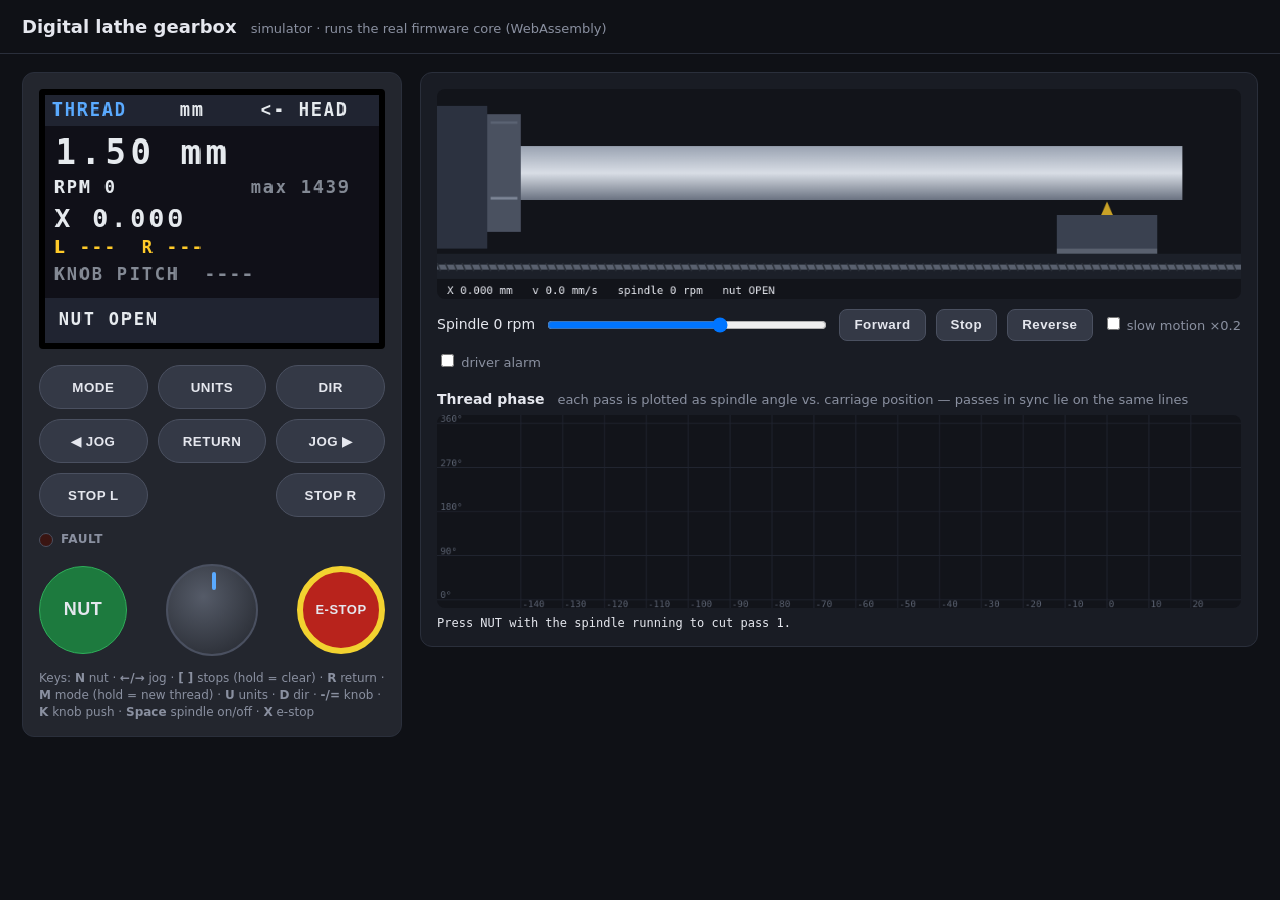
<file: sim/web/index.html>
<!doctype html>
<html lang="en">
<head>
<meta charset="utf-8">
<title>Digital lathe gearbox — simulator</title>
<link rel="stylesheet" href="style.css">
</head>
<body>
<header>
  <h1>Digital lathe gearbox <span>simulator · runs the real firmware core (WebAssembly)</span></h1>
</header>

<main>
  <section class="panel control-box">
    <canvas id="tft" width="320" height="240"></canvas>
    <div class="keys">
      <button data-btn="1" title="M · hold = new thread">MODE</button>
      <button data-btn="2" title="U">UNITS</button>
      <button data-btn="3" title="D">DIR</button>
      <button data-btn="6" title="←">◀ JOG</button>
      <button data-btn="8" title="R">RETURN</button>
      <button data-btn="7" title="→">JOG ▶</button>
      <button data-btn="4" title="[ · hold = clear">STOP L</button>
      <button class="spare" disabled></button>
      <button data-btn="5" title="] · hold = clear">STOP R</button>
    </div>
    <div class="leds"><span id="faultLed" class="led"></span>FAULT</div>
    <div class="big-row">
      <button id="nut" data-btn="0" title="N">NUT</button>
      <div id="knob" title="wheel / - = to turn, K or click centre to push"><div class="mark"></div></div>
      <button id="estop" title="X">E-STOP</button>
    </div>
    <p class="hint">Keys: <b>N</b> nut · <b>←/→</b> jog · <b>[ ]</b> stops (hold = clear) · <b>R</b> return ·
      <b>M</b> mode (hold = new thread) · <b>U</b> units · <b>D</b> dir · <b>-/=</b> knob · <b>K</b> knob push ·
      <b>Space</b> spindle on/off · <b>X</b> e-stop</p>
  </section>

  <section class="panel lathe">
    <canvas id="lathe" width="960" height="250"></canvas>
    <div class="spindle-controls">
      <label>Spindle <output id="rpmOut">0</output> rpm</label>
      <input id="rpm" type="range" min="-1200" max="1200" step="10" value="300">
      <button id="spinFwd">Forward</button>
      <button id="spinStop">Stop</button>
      <button id="spinRev">Reverse</button>
      <label class="slow"><input id="slowmo" type="checkbox"> slow motion ×0.2</label>
      <label class="slow"><input id="alarm" type="checkbox"> driver alarm</label>
    </div>
    <h2>Thread phase <span>each pass is plotted as spindle angle vs. carriage position — passes in sync lie on the same lines</span></h2>
    <canvas id="phase" width="960" height="230"></canvas>
    <div id="passes"></div>
  </section>
</main>

<script src="els_wasm.js"></script>
<script src="sim.js"></script>
</body>
</html>
</file>
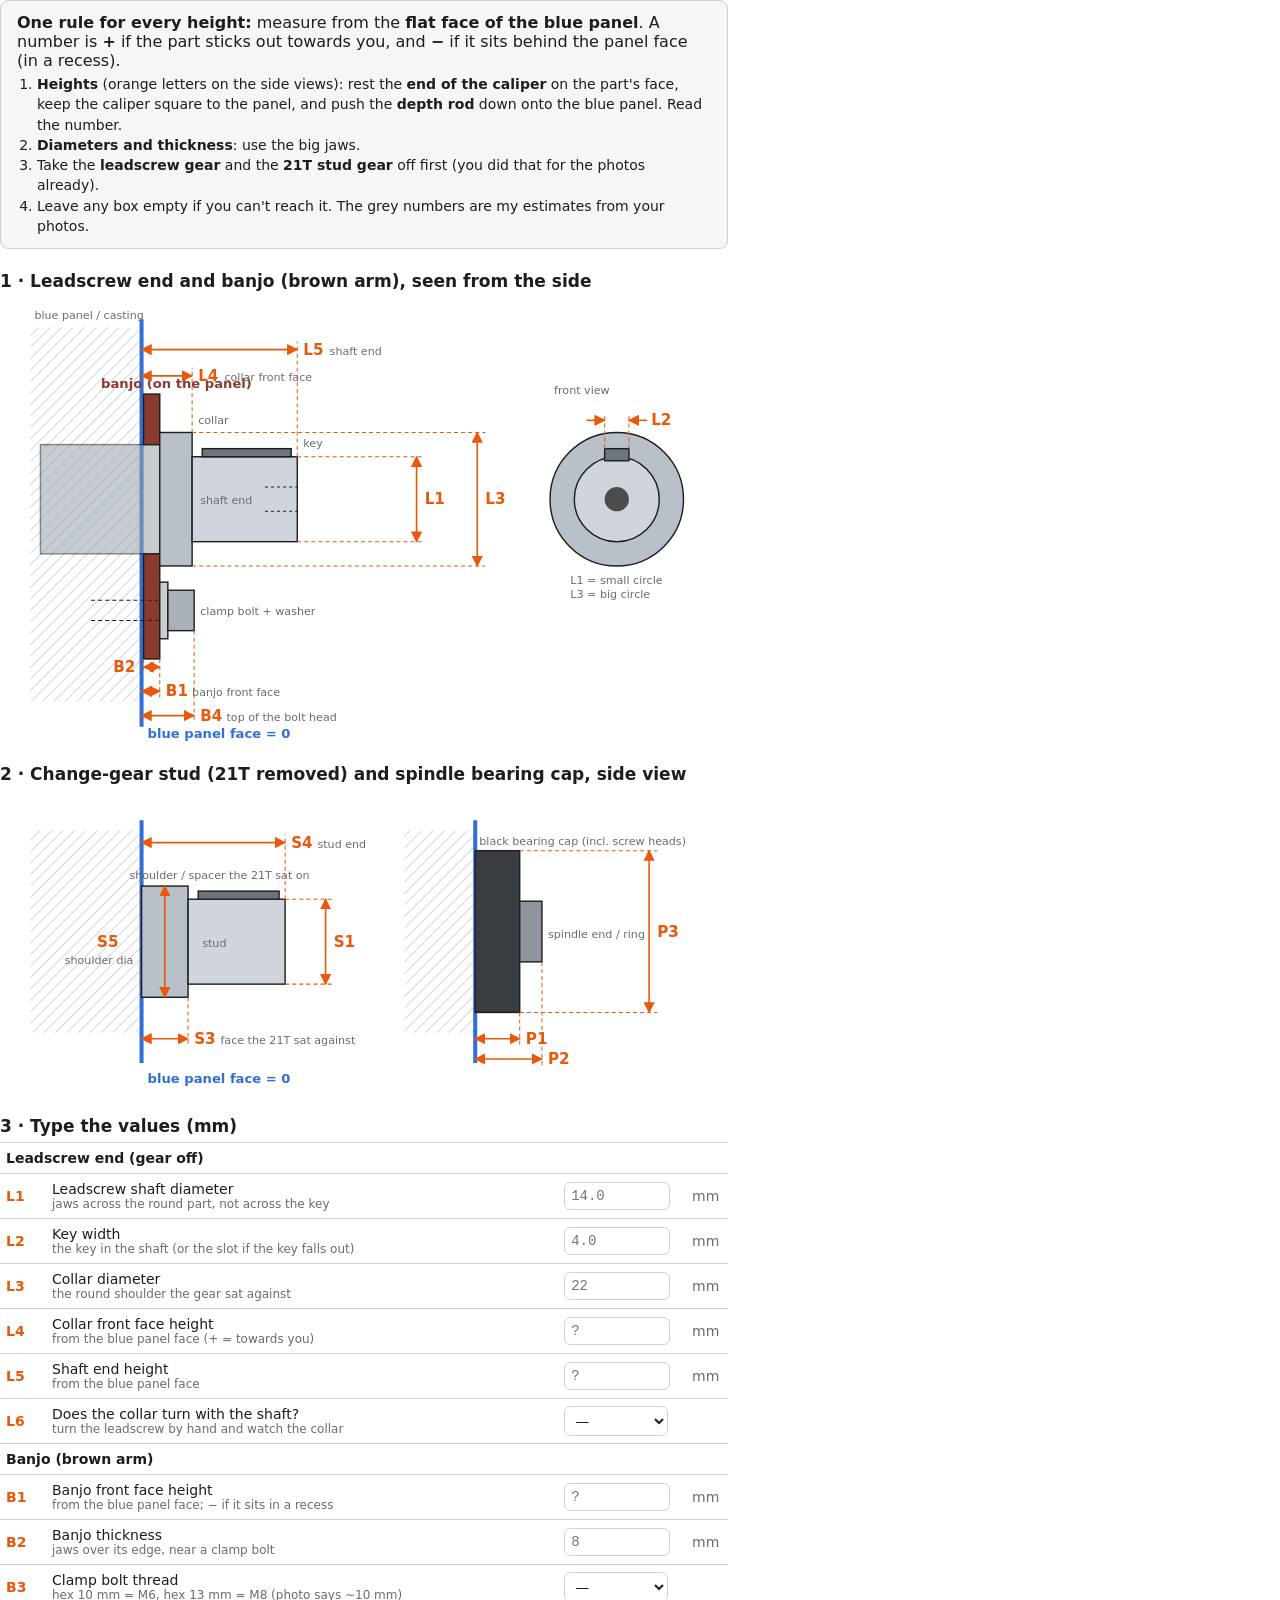
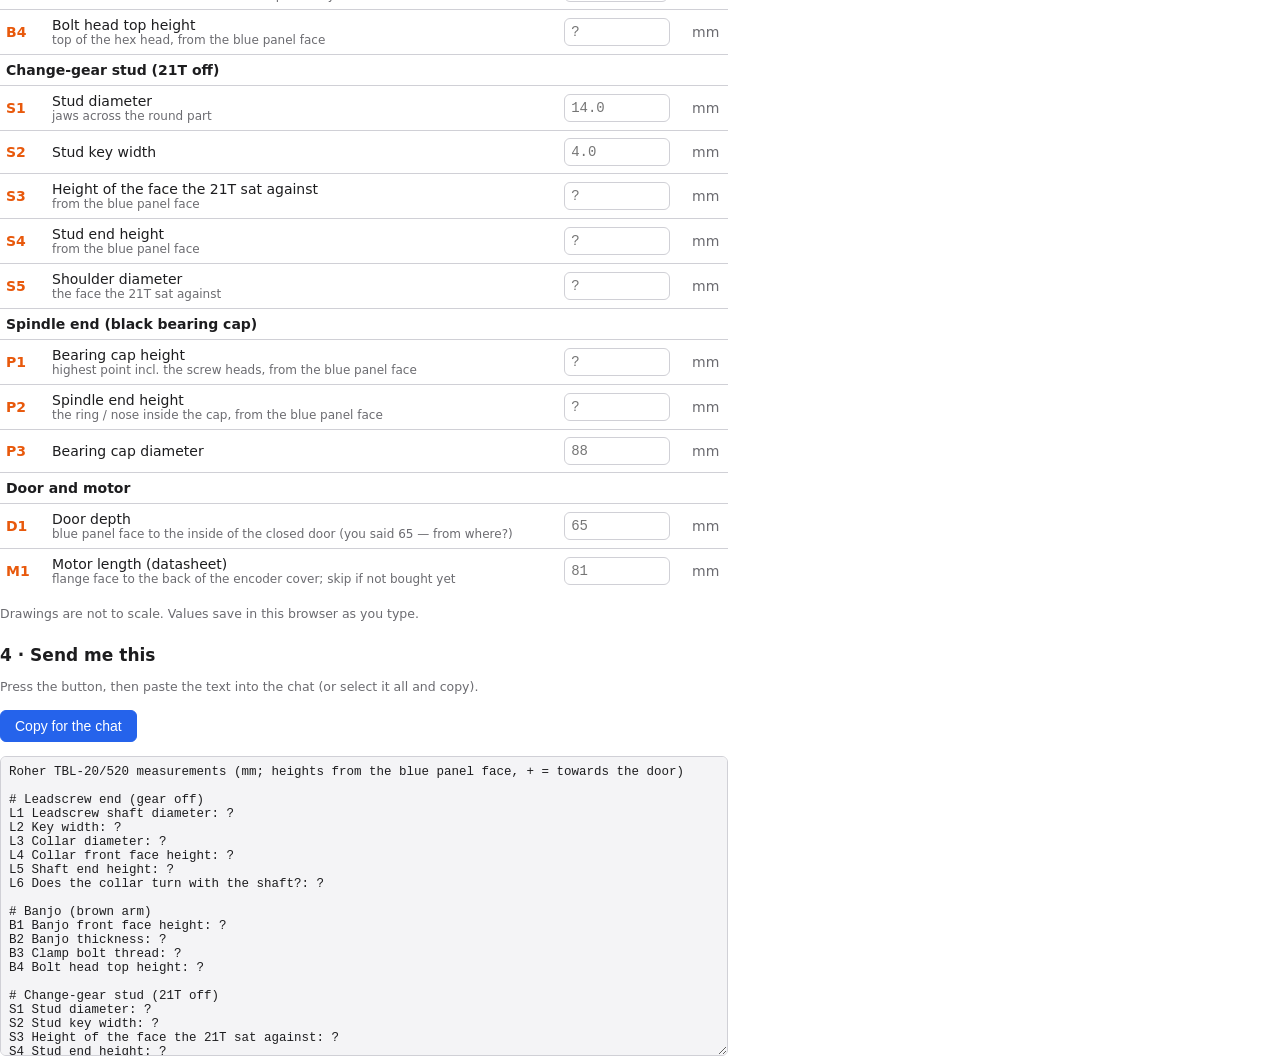
<file: docs/measure_form.html>
<!doctype html>
<html lang="en">
<head>
<meta charset="utf-8">
<title>Roher TBL-20/520 — what to measure</title>
<style>
  :root {
    --fg: var(--foreground, #1d1d1f); --mut: var(--muted-foreground, #6b6b70); --bd: var(--border, #d0d0d6);
    --cardc: var(--card, #f6f6f8); --acc: var(--primary, #2563eb); --dim: #e8590c;
    --steel: #9aa3ad; --brown: #8a3b2e; --hatch: #7d8794;
  }
  body { margin: 0; font-family: var(--font-sans, system-ui, sans-serif); color: var(--fg); }
  .wrap { max-width: 728px; }
  h2 { font-size: 17px; margin: 22px 0 6px; }
  p, li { font-size: 14px; line-height: 1.45; }
  .how { background: var(--cardc); border: 1px solid var(--bd); border-radius: var(--radius, 8px); padding: 12px 16px; }
  .how ol { margin: 4px 0 0; padding-left: 20px; }
  svg { width: 100%; height: auto; display: block; margin: 6px 0 4px; }
  svg text { font-family: var(--font-sans, system-ui, sans-serif); fill: var(--fg); font-size: 13px; }
  svg .tag { fill: var(--dim); font-weight: 700; font-size: 15px; }
  svg .small { font-size: 11px; fill: var(--mut); }
  .dimln { stroke: var(--dim); stroke-width: 1.6; fill: none; }
  .ext { stroke: var(--dim); stroke-width: 1; stroke-dasharray: 4 3; fill: none; }
  .outline { stroke: var(--fg); stroke-width: 1.4; }
  table { border-collapse: collapse; width: 100%; font-size: 14px; }
  td { border-top: 1px solid var(--bd); padding: 7px 6px; vertical-align: middle; }
  td.id { font-weight: 700; color: var(--dim); width: 34px; }
  td.what small { color: var(--mut); display: block; font-size: 12px; }
  input, select { width: 92px; padding: 5px 6px; font-size: 14px; border: 1px solid var(--bd); border-radius: 6px;
    background: var(--background, #fff); color: var(--fg); font-family: var(--font-mono, monospace); }
  select { width: 104px; font-family: inherit; }
  td.u { color: var(--mut); width: 30px; }
  textarea { width: 100%; box-sizing: border-box; height: 300px; font-family: var(--font-mono, monospace); font-size: 12.5px;
    border: 1px solid var(--bd); border-radius: 6px; padding: 8px; background: var(--code-background, #f4f4f6); color: var(--fg); }
  button { font-size: 14px; padding: 7px 14px; border-radius: 6px; border: 1px solid var(--acc); background: var(--acc);
    color: var(--primary-foreground, #fff); cursor: pointer; }
  .note { font-size: 12.5px; color: var(--mut); }
</style>
</head>
<body>
<div class="wrap">

<div class="how">
  <b>One rule for every height:</b> measure from the <b>flat face of the blue panel</b>. A number is <b>+</b> if the part sticks out
  towards you, and <b>−</b> if it sits behind the panel face (in a recess).
  <ol>
    <li><b>Heights</b> (orange letters on the side views): rest the <b>end of the caliper</b> on the part's face, keep the caliper square
      to the panel, and push the <b>depth rod</b> down onto the blue panel. Read the number.</li>
    <li><b>Diameters and thickness</b>: use the big jaws.</li>
    <li>Take the <b>leadscrew gear</b> and the <b>21T stud gear</b> off first (you did that for the photos already).</li>
    <li>Leave any box empty if you can't reach it. The grey numbers are my estimates from your photos.</li>
  </ol>
</div>

<h2>1 · Leadscrew end and banjo (brown arm), seen from the side</h2>
<svg viewBox="0 0 720 440" aria-label="Leadscrew end side view">
  <defs>
    <pattern id="h" width="8" height="8" patternUnits="userSpaceOnUse" patternTransform="rotate(45)">
      <line x1="0" y1="0" x2="0" y2="8" stroke="var(--hatch)" stroke-width="1.2"/>
    </pattern>
    <marker id="a" viewBox="0 0 10 10" refX="9" refY="5" markerWidth="7" markerHeight="7" orient="auto-start-reverse">
      <path d="M0,0 L10,5 L0,10 z" fill="var(--dim)"/></marker>
  </defs>
  <!-- panel / casting -->
  <rect x="30" y="30" width="110" height="370" fill="url(#h)" opacity="0.55"/>
  <line x1="140" y1="22" x2="140" y2="425" stroke="#2f6fd6" stroke-width="4"/>
  <text x="34" y="22" class="small">blue panel / casting</text>
  <text x="146" y="436" style="fill:#2f6fd6;font-weight:700">blue panel face = 0</text>
  <!-- boss through the banjo -->
  <rect x="40" y="146" width="118" height="108" fill="var(--steel)" opacity="0.55" class="outline"/>
  <!-- banjo, cut through the middle -->
  <rect x="142" y="96" width="16" height="50" fill="var(--brown)" class="outline"/>
  <rect x="142" y="254" width="16" height="104" fill="var(--brown)" class="outline"/>
  <text x="100" y="90" style="fill:var(--brown);font-weight:700">banjo (on the panel)</text>
  <!-- collar -->
  <rect x="158" y="134" width="32" height="132" fill="#b9c0c8" class="outline"/>
  <text x="196" y="126" class="small">collar</text>
  <!-- shaft end -->
  <rect x="190" y="158" width="104" height="84" fill="#cfd5db" class="outline"/>
  <rect x="200" y="150" width="88" height="8" fill="#6d747c" class="outline"/>
  <text x="300" y="148" class="small">key</text>
  <line x1="262" y1="188" x2="294" y2="188" stroke="var(--fg)" stroke-dasharray="3 3"/>
  <line x1="262" y1="212" x2="294" y2="212" stroke="var(--fg)" stroke-dasharray="3 3"/>
  <text x="198" y="205" class="small">shaft end</text>
  <!-- clamp bolt: washer + hex head on the banjo face -->
  <rect x="158" y="282" width="8" height="56" fill="#c9ced4" class="outline"/>
  <rect x="166" y="290" width="26" height="40" fill="#aab1b9" class="outline"/>
  <line x1="90" y1="300" x2="158" y2="300" stroke="var(--fg)" stroke-dasharray="4 3"/>
  <line x1="90" y1="320" x2="158" y2="320" stroke="var(--fg)" stroke-dasharray="4 3"/>
  <text x="198" y="315" class="small">clamp bolt + washer</text>

  <!-- L5 shaft end height -->
  <line class="ext" x1="294" y1="158" x2="294" y2="44"/>
  <line class="dimln" x1="140" y1="52" x2="294" y2="52" marker-start="url(#a)" marker-end="url(#a)"/>
  <text x="300" y="57" class="tag">L5</text><text x="326" y="57" class="small">shaft end</text>
  <!-- L4 collar face height -->
  <line class="ext" x1="190" y1="134" x2="190" y2="70"/>
  <line class="dimln" x1="140" y1="78" x2="190" y2="78" marker-start="url(#a)" marker-end="url(#a)"/>
  <text x="196" y="83" class="tag">L4</text><text x="222" y="83" class="small">collar front face</text>
  <!-- B2 banjo thickness -->
  <line class="ext" x1="142" y1="358" x2="142" y2="372"/>
  <line class="ext" x1="158" y1="358" x2="158" y2="372"/>
  <line class="dimln" x1="142" y1="366" x2="158" y2="366" marker-start="url(#a)" marker-end="url(#a)"/>
  <text x="112" y="371" class="tag">B2</text>
  <!-- B1 banjo front face height -->
  <line class="ext" x1="158" y1="372" x2="158" y2="396"/>
  <line class="dimln" x1="140" y1="390" x2="158" y2="390" marker-start="url(#a)" marker-end="url(#a)"/>
  <text x="164" y="395" class="tag">B1</text><text x="190" y="395" class="small">banjo front face</text>
  <!-- B4 bolt head top -->
  <line class="ext" x1="192" y1="330" x2="192" y2="420"/>
  <line class="dimln" x1="140" y1="414" x2="192" y2="414" marker-start="url(#a)" marker-end="url(#a)"/>
  <text x="198" y="419" class="tag">B4</text><text x="224" y="419" class="small">top of the bolt head</text>
  <!-- L1 shaft diameter -->
  <line class="ext" x1="294" y1="158" x2="420" y2="158"/>
  <line class="ext" x1="294" y1="242" x2="420" y2="242"/>
  <line class="dimln" x1="412" y1="158" x2="412" y2="242" marker-start="url(#a)" marker-end="url(#a)"/>
  <text x="420" y="205" class="tag">L1</text>
  <!-- L3 collar diameter -->
  <line class="ext" x1="190" y1="134" x2="480" y2="134"/>
  <line class="ext" x1="190" y1="266" x2="480" y2="266"/>
  <line class="dimln" x1="472" y1="134" x2="472" y2="266" marker-start="url(#a)" marker-end="url(#a)"/>
  <text x="480" y="205" class="tag">L3</text>

  <!-- front view inset -->
  <g transform="translate(610,200)">
    <text x="-62" y="-104" class="small">front view</text>
    <circle r="66" fill="#b9c0c8" class="outline"/>
    <circle r="42" fill="#cfd5db" class="outline"/>
    <circle r="12" fill="var(--fg)" opacity="0.75"/>
    <rect x="-12" y="-50" width="24" height="12" fill="#6d747c" class="outline"/>
    <line class="ext" x1="-12" y1="-50" x2="-12" y2="-84"/>
    <line class="ext" x1="12" y1="-50" x2="12" y2="-84"/>
    <line class="dimln" x1="-30" y1="-78" x2="-12" y2="-78" marker-end="url(#a)"/>
    <line class="dimln" x1="30" y1="-78" x2="12" y2="-78" marker-end="url(#a)"/>
    <text x="34" y="-73" class="tag">L2</text>
    <text x="-46" y="84" class="small">L1 = small circle</text>
    <text x="-46" y="98" class="small">L3 = big circle</text>
  </g>
</svg>

<h2>2 · Change-gear stud (21T removed) and spindle bearing cap, side view</h2>
<svg viewBox="0 0 720 300" aria-label="Stud and spindle cap side view">
  <defs>
    <pattern id="h2" width="8" height="8" patternUnits="userSpaceOnUse" patternTransform="rotate(45)">
      <line x1="0" y1="0" x2="0" y2="8" stroke="var(--hatch)" stroke-width="1.2"/></pattern>
    <marker id="b" viewBox="0 0 10 10" refX="9" refY="5" markerWidth="7" markerHeight="7" orient="auto-start-reverse">
      <path d="M0,0 L10,5 L0,10 z" fill="var(--dim)"/></marker>
  </defs>
  <!-- stud -->
  <rect x="30" y="40" width="110" height="200" fill="url(#h2)" opacity="0.55"/>
  <line x1="140" y1="30" x2="140" y2="270" stroke="#2f6fd6" stroke-width="4"/>
  <text x="146" y="290" style="fill:#2f6fd6;font-weight:700">blue panel face = 0</text>
  <rect x="140" y="95" width="46" height="110" fill="#b9c0c8" class="outline"/>
  <text x="128" y="88" class="small">shoulder / spacer the 21T sat on</text>
  <rect x="186" y="108" width="96" height="84" fill="#cfd5db" class="outline"/>
  <rect x="196" y="100" width="80" height="8" fill="#6d747c" class="outline"/>
  <text x="200" y="155" class="small">stud</text>
  <line class="ext" x1="282" y1="108" x2="282" y2="44"/>
  <line class="dimln" x1="140" y1="52" x2="282" y2="52" marker-start="url(#b)" marker-end="url(#b)"/>
  <text x="288" y="57" class="tag">S4</text><text x="314" y="57" class="small">stud end</text>
  <line class="ext" x1="186" y1="205" x2="186" y2="252"/>
  <line class="dimln" x1="140" y1="246" x2="186" y2="246" marker-start="url(#b)" marker-end="url(#b)"/>
  <text x="192" y="251" class="tag">S3</text><text x="218" y="251" class="small">face the 21T sat against</text>
  <line class="ext" x1="282" y1="108" x2="330" y2="108"/>
  <line class="ext" x1="282" y1="192" x2="330" y2="192"/>
  <line class="dimln" x1="322" y1="108" x2="322" y2="192" marker-start="url(#b)" marker-end="url(#b)"/>
  <text x="330" y="155" class="tag">S1</text>
  <line class="dimln" x1="163" y1="95" x2="163" y2="205" marker-start="url(#b)" marker-end="url(#b)"/>
  <text x="96" y="155" class="tag">S5</text><text x="64" y="172" class="small">shoulder dia</text>

  <!-- spindle cap -->
  <g transform="translate(400,0)">
    <rect x="0" y="40" width="70" height="200" fill="url(#h2)" opacity="0.55"/>
    <line x1="70" y1="30" x2="70" y2="270" stroke="#2f6fd6" stroke-width="4"/>
    <rect x="70" y="60" width="44" height="160" fill="#3a3d42" class="outline"/>
    <text x="74" y="54" class="small">black bearing cap (incl. screw heads)</text>
    <rect x="114" y="110" width="22" height="60" fill="#8e959c" class="outline"/>
    <text x="142" y="146" class="small">spindle end / ring</text>
    <line class="ext" x1="114" y1="220" x2="114" y2="252"/>
    <line class="dimln" x1="70" y1="246" x2="114" y2="246" marker-start="url(#b)" marker-end="url(#b)"/>
    <text x="120" y="251" class="tag">P1</text>
    <line class="ext" x1="136" y1="170" x2="136" y2="272"/>
    <line class="dimln" x1="70" y1="266" x2="136" y2="266" marker-start="url(#b)" marker-end="url(#b)"/>
    <text x="142" y="271" class="tag">P2</text>
    <line class="ext" x1="114" y1="60" x2="250" y2="60"/>
    <line class="ext" x1="114" y1="220" x2="250" y2="220"/>
    <line class="dimln" x1="242" y1="60" x2="242" y2="220" marker-start="url(#b)" marker-end="url(#b)"/>
    <text x="250" y="145" class="tag">P3</text>
  </g>
</svg>

<h2>3 · Type the values (mm)</h2>
<table id="form"></table>
<p class="note">Drawings are not to scale. Values save in this browser as you type.</p>

<h2>4 · Send me this</h2>
<p class="note">Press the button, then paste the text into the chat (or select it all and copy).</p>
<p><button id="copy">Copy for the chat</button> <span id="msg" class="note"></span></p>
<textarea id="out" readonly></textarea>
</div>

<script>
const F = [
  ["", "Leadscrew end (gear off)"],
  ["L1", "Leadscrew shaft diameter", "jaws across the round part, not across the key", "14.0", "mm"],
  ["L2", "Key width", "the key in the shaft (or the slot if the key falls out)", "4.0", "mm"],
  ["L3", "Collar diameter", "the round shoulder the gear sat against", "22", "mm"],
  ["L4", "Collar front face height", "from the blue panel face (+ = towards you)", "?", "mm"],
  ["L5", "Shaft end height", "from the blue panel face", "?", "mm"],
  ["L6", "Does the collar turn with the shaft?", "turn the leadscrew by hand and watch the collar", ["", "yes", "no", "not sure"], ""],
  ["", "Banjo (brown arm)"],
  ["B1", "Banjo front face height", "from the blue panel face; − if it sits in a recess", "?", "mm"],
  ["B2", "Banjo thickness", "jaws over its edge, near a clamp bolt", "8", "mm"],
  ["B3", "Clamp bolt thread", "hex 10 mm = M6, hex 13 mm = M8 (photo says ~10 mm)", ["", "M6", "M8", "other"], ""],
  ["B4", "Bolt head top height", "top of the hex head, from the blue panel face", "?", "mm"],
  ["", "Change-gear stud (21T off)"],
  ["S1", "Stud diameter", "jaws across the round part", "14.0", "mm"],
  ["S2", "Stud key width", "", "4.0", "mm"],
  ["S3", "Height of the face the 21T sat against", "from the blue panel face", "?", "mm"],
  ["S4", "Stud end height", "from the blue panel face", "?", "mm"],
  ["S5", "Shoulder diameter", "the face the 21T sat against", "?", "mm"],
  ["", "Spindle end (black bearing cap)"],
  ["P1", "Bearing cap height", "highest point incl. the screw heads, from the blue panel face", "?", "mm"],
  ["P2", "Spindle end height", "the ring / nose inside the cap, from the blue panel face", "?", "mm"],
  ["P3", "Bearing cap diameter", "", "88", "mm"],
  ["", "Door and motor"],
  ["D1", "Door depth", "blue panel face to the inside of the closed door (you said 65 — from where?)", "65", "mm"],
  ["M1", "Motor length (datasheet)", "flange face to the back of the encoder cover; skip if not bought yet", "81", "mm"],
];
const tbl = document.getElementById("form"), out = document.getElementById("out");
let saved = {};
try { saved = JSON.parse(localStorage.getItem("roher_measure") || "{}"); } catch (e) {}
for (const f of F) {
  const tr = tbl.insertRow();
  if (!f[0]) { const td = tr.insertCell(); td.colSpan = 4; td.innerHTML = "<b>" + f[1] + "</b>"; continue; }
  tr.insertCell().className = "id"; tr.cells[0].textContent = f[0];
  const w = tr.insertCell(); w.className = "what"; w.innerHTML = f[1] + (f[2] ? "<small>" + f[2] + "</small>" : "");
  const c = tr.insertCell(); let el;
  if (Array.isArray(f[3])) {
    el = document.createElement("select");
    for (const o of f[3]) { const op = document.createElement("option"); op.value = o; op.textContent = o || "—"; el.appendChild(op); }
  } else {
    el = document.createElement("input"); el.type = "text"; el.inputMode = "decimal"; el.placeholder = f[3];
  }
  el.id = f[0]; el.value = saved[f[0]] || ""; el.addEventListener("input", update); c.appendChild(el);
  tr.insertCell().className = "u"; tr.cells[3].textContent = f[4];
}
function update() {
  const vals = {}, lines = ["Roher TBL-20/520 measurements (mm; heights from the blue panel face, + = towards the door)"];
  for (const f of F) {
    if (!f[0]) { lines.push("", "# " + f[1]); continue; }
    const v = document.getElementById(f[0]).value.trim().replace(",", ".");
    vals[f[0]] = v;
    lines.push(f[0] + " " + f[1] + ": " + (v || "?"));
  }
  try { localStorage.setItem("roher_measure", JSON.stringify(vals)); } catch (e) {}
  out.value = lines.join("\n");
}
document.getElementById("copy").onclick = async () => {
  update(); out.select();
  let ok = false;
  try { await navigator.clipboard.writeText(out.value); ok = true; } catch (e) { try { ok = document.execCommand("copy"); } catch (e2) {} }
  document.getElementById("msg").textContent = ok ? "Copied — paste it in the chat." : "Select the text below and copy it.";
};
update();
</script>
</body>
</html>
</file>
<file: sim/web/style.css>
:root {
  --bg: #0f1116;
  --panel: #191c24;
  --line: #2a2f3b;
  --text: #e5e7ee;
  --dim: #8a90a0;
  --accent: #5aaaff;
}
* { box-sizing: border-box; }
body { margin: 0; background: var(--bg); color: var(--text); font: 14px/1.4 ui-sans-serif, system-ui, sans-serif; }
header { padding: 14px 22px; border-bottom: 1px solid var(--line); }
h1 { margin: 0; font-size: 18px; }
h1 span, h2 span { color: var(--dim); font-weight: 400; font-size: 13px; margin-left: 8px; }
h2 { font-size: 14px; margin: 18px 0 6px; }
main { display: flex; gap: 18px; padding: 18px 22px; align-items: flex-start; flex-wrap: wrap; }
.panel { background: var(--panel); border: 1px solid var(--line); border-radius: 12px; padding: 16px; }

.control-box { width: 380px; background: #23262e; }
#tft { width: 346px; height: 260px; image-rendering: pixelated; border: 6px solid #000; border-radius: 4px; display: block; }
.keys { display: grid; grid-template-columns: repeat(3, 1fr); gap: 10px; margin-top: 16px; }
.keys button, .big-row button, .spindle-controls button {
  background: #343946; color: var(--text); border: 1px solid #4a5060; border-radius: 22px;
  height: 44px; font-weight: 600; letter-spacing: .5px; cursor: pointer; user-select: none;
}
.keys button.down, .big-row button.down { background: var(--accent); color: #000; }
.keys .spare { visibility: hidden; }
.big-row { display: flex; align-items: center; justify-content: space-between; margin-top: 16px; }
#nut { width: 88px; height: 88px; border-radius: 50%; background: #1d7a3e; border-color: #2fae5a; font-size: 18px; }
#nut.engaged { background: #2fd068; color: #000; box-shadow: 0 0 18px #2fd06888; }
#nut.armed { background: #f5c53a; color: #000; animation: blink .4s steps(2) infinite; }
@keyframes blink { 50% { filter: brightness(.6); } }
#estop { width: 88px; height: 88px; border-radius: 50%; background: #b8231c; border: 6px solid #f2d230; font-size: 13px; }
#estop.tripped { background: #5a0f0b; box-shadow: inset 0 4px 10px #000; }
#knob { width: 92px; height: 92px; border-radius: 50%; background: radial-gradient(circle at 40% 35%, #555b68, #22252c); border: 2px solid #4a5060; position: relative; cursor: grab; }
#knob .mark { position: absolute; left: 44px; top: 6px; width: 4px; height: 18px; background: var(--accent); border-radius: 2px; transform-origin: 2px 40px; }
.leds { display: flex; align-items: center; gap: 8px; margin-top: 14px; color: var(--dim); font-size: 12px; font-weight: 600; letter-spacing: .5px; }
.led { width: 14px; height: 14px; border-radius: 50%; background: #3a1512; border: 1px solid #4a5060; }
.led.on { background: #ff3b30; box-shadow: 0 0 10px #ff3b30; }
.hint { color: var(--dim); font-size: 12px; margin: 14px 0 0; }

.lathe { flex: 1; min-width: 700px; }
.lathe canvas { width: 100%; background: #12141a; border-radius: 8px; display: block; }
.spindle-controls { display: flex; align-items: center; gap: 10px; margin-top: 10px; flex-wrap: wrap; }
.spindle-controls input[type=range] { flex: 1; min-width: 200px; }
.spindle-controls button { height: 32px; padding: 0 14px; border-radius: 8px; }
.slow { color: var(--dim); font-size: 13px; }
#passes { display: flex; gap: 8px; flex-wrap: wrap; margin-top: 8px; font: 12px ui-monospace, Menlo, monospace; }
#passes div { padding: 4px 8px; border-radius: 6px; background: #22252e; border-left: 4px solid; }
</file>
